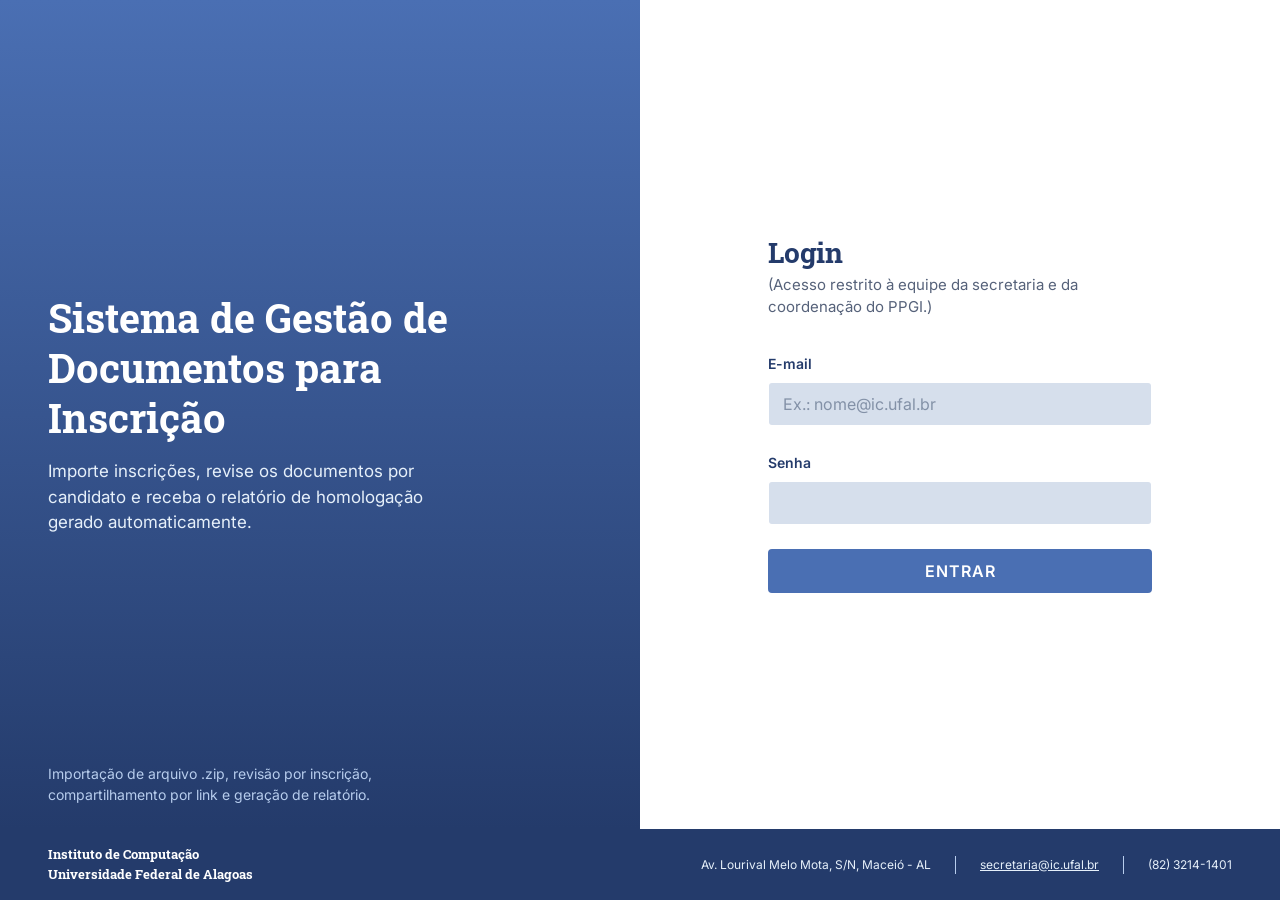
<file: frontend/index.html>
<!-- SGDI | Tela de login -->

<!DOCTYPE html>
<html lang="pt-BR">

<head>
    <meta charset="UTF-8">
    <meta name="viewport" content="width=device-width, initial-scale=1.0">
    <title>Login | SGDI</title>

    <!-- Bootstrap: biblioteca de componentes prontos (botões, campos, janelas, menus)
         Vem antes dos nossos estilos pra que as cores e o layout do SGDI fiquem por cima dele -->
    <link rel="stylesheet" href="https://cdn.jsdelivr.net/npm/bootstrap@5.3.8/dist/css/bootstrap.min.css">

    <!-- Estilos: base.css (todas as telas) + login.css (só esta tela) -->
    <link rel="stylesheet" href="css/base.css">
    <link rel="stylesheet" href="css/login.css">
</head>

<body>
    <!-- Login: painel de apresentação (esquerda) + formulário (direita)
         row g-0: linha do grid do Bootstrap, sem espaço entre as colunas -->
    <main class="login row g-0">
        <!-- Painel azul com o nome do sistema
             col-md-6: metade da largura a partir de tela média, em celular ocupa a linha toda -->
        <section class="login-apresentacao col-md-6">
            <h1>Sistema de Gestão de Documentos para Inscrição</h1>
            <p>Importe inscrições, revise os documentos por candidato e receba o relatório de homologação gerado
                automaticamente.</p>
            <p class="login-recursos">Importação de arquivo .zip, revisão por inscrição, compartilhamento por link e
                geração de relatório.</p>
        </section>

        <!-- Formulário de acesso, na outra metade (d-flex e align-items-center deixam ele no meio da altura) -->
        <section class="login-formulario col-md-6 d-flex align-items-center">
            <div class="login-caixa">
                <h2>Login</h2>
                <p class="login-aviso">(Acesso restrito à equipe da secretaria e da coordenação do PPGI.)</p>
                <form id="form-login" novalidate>
                    <!-- Campo de e-mail: mb-4 dá o espaço embaixo, form-label e form-control são o rótulo e a caixa
                         do Bootstrap, e o invalid-feedback só aparece quando a caixa ganha a classe is-invalid -->
                    <div class="mb-4">
                        <label for="email" class="form-label">E-mail</label>
                        <input type="email" name="email" id="email" class="form-control" placeholder="Ex.: nome@ic.ufal.br">
                        <p class="invalid-feedback" id="erro-email"></p>
                    </div>

                    <!-- Campo de senha (mesmo esquema do e-mail) -->
                    <div class="mb-4">
                        <label for="senha" class="form-label">Senha</label>
                        <input type="password" name="senha" id="senha" class="form-control">
                        <p class="invalid-feedback" id="erro-senha"></p>
                    </div>

                    <!-- Erro geral do login (alert alert-danger: caixa vermelha do Bootstrap, some quando está vazia) -->
                    <p class="alert alert-danger" id="erro-geral"></p>

                    <!-- Botão Entrar: btn btn-primary é o botão azul do Bootstrap e w-100 ocupa a largura toda -->
                    <button type="submit" class="btn btn-primary w-100">Entrar</button>
                </form>
            </div>
        </section>
    </main>

    <!-- Rodapé institucional (igual em todas as telas) -->
    <footer class="rodape">
        <p class="rodape-instituicao">
            <strong>Instituto de Computação</strong><br>
            <strong>Universidade Federal de Alagoas</strong>
        </p>
        <p class="rodape-contato">
            <span>Av. Lourival Melo Mota, S/N, Maceió - AL</span>
            <a href="mailto:secretaria@ic.ufal.br">secretaria@ic.ufal.br</a>
            <span>(82) 3214-1401</span>
        </p>
    </footer>

    <!-- JavaScript do Bootstrap: faz o menu, as janelas e os avisos abrirem e fecharem
         Vem antes dos nossos scripts porque eles usam o bootstrap.Modal e o bootstrap.Toast -->
    <script src="https://cdn.jsdelivr.net/npm/bootstrap@5.3.8/dist/js/bootstrap.bundle.min.js"></script>

    <!-- Comportamento da tela: validação e redirecionamento -->
    <script src="js/login.js"></script>
</body>

</html>
</file>
<file: frontend/css/base.css>
/* SGDI | base.css: fontes, cores e ajustes comuns a todas as telas */

/* Importação das fontes: roboto slab (títulos) e inter (textos) */
@import url("https://fonts.googleapis.com/css2?family=Inter:wght@400;500;600&family=Roboto+Slab:wght@600;700&display=swap");

/* Cores e fontes do sistema, com nomes fáceis de lembrar */
:root
{
  --azul-escuro: #243B6B;                /* títulos, rodapé, início do degradê */
  --azul-ppgi: #1D4594;                  /* links e destaques */
  --azul-medio: #4A6FB3;                 /* botões, fim do degradê */
  --azul-claro: #E6F0FA;                 /* textos sobre o azul, fundos leves */
  --azul-suave: #B7CDED;                 /* textos menores sobre o azul */
  --cinza-borda: #D6DFEC;                /* bordas e fundo dos campos */
  --cinza-texto: #56627A;                /* textos comuns */
  --cinza-exemplo: #8391A7;              /* texto de exemplo nos campos */
  --texto-escuro: #1F2A44;               /* textos fortes */
  --vermelho-ic: #E31B23;                /* erros e ações perigosas */
  --branco: #FFFFFF;                     /* fundo das telas e dos cartões */
  --fonte-titulo: "Roboto Slab", serif;    /* fonte dos títulos */
  --fonte-texto: "Inter", sans-serif;      /* fonte dos textos */
}

/* Tema do Bootstrap: troca as cores e a fonte padrão dele pelas do SGDI
   O Bootstrap lê essas variáveis (todas começam com --bs) pra pintar os componentes */
:root
{
  --bs-body-font-family: var(--fonte-texto);    /* fonte de toda a página */
  --bs-body-color: var(--cinza-texto);          /* cor do texto comum */
  --bs-body-bg: var(--branco);                  /* fundo da página */
  --bs-primary: #4A6FB3;                        /* azul principal (mesmo do --azul-medio) */
  --bs-primary-rgb: 74, 111, 179;               /* o mesmo azul em números, usado nas transparências */
  --bs-link-color-rgb: 29, 69, 148;             /* cor dos links (o --azul-ppgi em números) */
  --bs-link-hover-color-rgb: 36, 59, 107;       /* link com o mouse em cima (o --azul-escuro em números) */
  --bs-border-color: #D6DFEC;                   /* bordas (mesmo do --cinza-borda) */
  --bs-form-invalid-color: #F04A50;             /* texto do erro embaixo do campo */
  --bs-form-invalid-border-color: #F04A50;      /* borda do campo com erro */
}

/* Zera as margens que o navegador coloca sozinho */
*
{
  margin: 0;
  padding: 0;
  box-sizing: border-box;  /* a largura passa a contar a borda e o espaço interno */
}

/* O Reboot (a parte do Bootstrap que padroniza a página) coloca margem em títulos e parágrafos
   Aqui a gente tira de novo, pra manter os espaços que já estavam certos em cada tela */
h1,
h2,
h3,
h4,
h5,
h6,
p
{
  margin: 0;
}

/* O Reboot também deixa os títulos mais finos, aqui eles voltam a ser negrito */
h1,
h2,
h3,
h4,
h5,
h6
{
  font-weight: 700;
}

/* Página inteira: fonte, cor do texto e fundo branco */
body
{
  font-family: var(--fonte-texto);
  color: var(--cinza-texto);
  background: var(--branco);
  min-height: 100vh;       /* a página ocupa no mínimo a altura da tela */
  display: flex;           /* empilha main e rodapé... */
  flex-direction: column;  /* ...um embaixo do outro */
}

/* O conteúdo cresce e empurra o rodapé pro fim da tela */
main
{
  flex: 1;
}

/* Rodapé institucional */
.rodape
{
  background: var(--azul-escuro);
  color: var(--azul-claro);
  font-size: 12px;
  padding: 16px 48px;
  display: flex;                   /* instituição e contato lado a lado */
  align-items: center;
  justify-content: space-between;  /* instituição na esquerda, contato na direita */
}

/* Nome do instituto e da universidade, com a fonte dos títulos */
.rodape-instituicao
{
  font-family: var(--fonte-titulo);
  color: var(--branco);
  font-size: 13px;
}

/* E-mail do rodapé */
.rodape a
{
  color: inherit;  /* o link fica da mesma cor do texto */
}

/* Itens do contato lado a lado, com uma linha fina entre eles */
.rodape-contato
{
  display: flex;
  gap: 24px;
}

/* Do segundo item em diante: linha fina na esquerda e um respiro depois dela */
.rodape-contato > * + *
{
  border-left: 1px solid var(--azul-suave);
  padding-left: 24px;
}

/* Barra do topo (telas internas) */
.topo
{
  background: var(--branco);
  border-bottom: 1px solid var(--cinza-borda);
  padding: 12px 48px;
  display: flex;
  align-items: center;
  justify-content: space-between;  /* marca na esquerda, usuário na direita */
}

/* Botão do menu, sigla e nome do sistema lado a lado */
.topo-marca
{
  display: flex;
  align-items: center;
  gap: 12px;
}

/* Quadradinho azul com a sigla */
.topo-logo
{
  background: var(--azul-ppgi);
  color: var(--branco);
  font-family: var(--fonte-titulo);
  font-weight: 700;
  padding: 8px 10px;
  border-radius: 4px;
}

/* Nome do sistema ao lado da sigla */
.topo-nome
{
  font-family: var(--fonte-titulo);
  font-weight: 600;
  color: var(--azul-escuro);
}

/* Mensagens de erro que não ficam embaixo de um campo (ex.: erro do arquivo .zip)
   As que ficam embaixo de um campo agora usam o invalid-feedback do Bootstrap */
.erro
{
  color: #F04A50;
  font-size: 13px;
  font-weight: 500;
}

/* Erro sem texto */
.erro:empty
{
  display: none;  /* sem texto, ela nem ocupa espaço */
}

/* Iniciais do usuário + Sair, lado a lado */
.topo-usuario
{
  display: flex;
  align-items: center;
  gap: 16px;
}

/* Bolinha com as iniciais (passando o mouse aparece o e-mail e o cargo) */
.topo-iniciais
{
  width: 36px;
  height: 36px;
  border-radius: 50%;  /* deixa redondo */
  background: var(--azul-claro);
  color: var(--azul-ppgi);
  font-size: 13px;
  font-weight: 600;
  display: flex;       /* letras bem no meio da bolinha */
  align-items: center;
  justify-content: center;
}

/* Cores extras: vermelho dos erros e verde do que está OK */
:root
{
  --vermelho-erro: #F04A50;   /* borda dos campos com erro */
  --vermelho-fundo: #FDEDEE;  /* fundo de erros e pendências */
  --vermelho-borda: #F2A7AA;  /* borda de erros e pendências */
  --verde: #1E7F4F;           /* texto e bolinha do que está OK */
  --verde-fundo: #E8F5EE;     /* fundo do que está OK */
  --verde-borda: #9FD3B8;     /* borda do que está OK */
}

/* Tudo que tem o atributo hidden some da tela */
[hidden]
{
  display: none !important;  /* !important ganha de qualquer outro display */
}

/* Botões usam a mesma fonte da página */
button
{
  font: inherit;
}

/* Referência pro menu abrir logo abaixo da barra do topo */
.topo
{
  position: relative;
}

/* Botão do menu: quadradinho com três linhas */
.topo-menu
{
  width: 40px;
  height: 40px;
  border: 1px solid var(--cinza-borda);
  border-radius: 6px;
  background: var(--branco);
  display: flex;           /* empilha as três linhas... */
  flex-direction: column;  /* ...uma embaixo da outra */
  align-items: center;
  justify-content: center;
  gap: 4px;
  cursor: pointer;         /* mãozinha ao passar o mouse */
}

/* Cada uma das três linhas do botão */
.topo-menu span
{
  width: 18px;
  height: 2px;
  border-radius: 1px;
  background: var(--azul-escuro);
}

/* Mouse em cima do botão do menu */
.topo-menu:hover
{
  background: var(--azul-claro);
}

/* Menu que abre ao clicar no botão (dropdown-menu do Bootstrap com o visual do SGDI)
   A posição logo abaixo do botão agora é calculada pelo Bootstrap, por isso não tem top e left aqui */
.menu
{
  --bs-dropdown-spacer: 10px;                     /* distância entre o botão e o menu */
  width: 260px;
  background: var(--branco);
  border: 1px solid var(--cinza-borda);
  border-radius: 10px;
  box-shadow: 0 8px 24px rgba(31, 42, 68, 0.15);  /* sombra leve embaixo */
  padding: 16px 12px;
}

/* Título do menu, com uma linha embaixo */
.menu h2
{
  font-family: var(--fonte-titulo);
  font-size: 16px;
  color: var(--azul-escuro);
  padding: 0 8px 12px;
  border-bottom: 1px solid var(--cinza-borda);
  margin-bottom: 8px;
}

/* Links do menu, um por linha */
.menu a
{
  display: block;
  padding: 9px 8px;
  border-radius: 6px;
  color: var(--azul-escuro);
  text-decoration: none;
  font-size: 15px;
}

/* Mouse em cima de um link do menu */
.menu a:hover
{
  background: var(--azul-claro);
}

/* Link da tela que está aberta (o topo.js coloca a classe active do Bootstrap nele)
   A cor precisa vir aqui porque o active do Bootstrap pinta o texto de branco */
.menu a.active
{
  background: var(--azul-claro);
  color: var(--azul-escuro);
  font-weight: 600;
}

/* Área central das telas internas, com largura máxima */
.conteudo
{
  width: 100%;
  max-width: 1056px;
  margin: 0 auto;           /* centraliza na horizontal */
  padding: 32px 24px 48px;  /* 32px em cima, 24px dos lados, 48px embaixo */
}

/* Link de voltar, acima do título */
.voltar
{
  display: inline-block;
  color: var(--azul-ppgi);
  font-size: 14px;
  font-weight: 600;
  text-decoration: none;
  margin-bottom: 12px;
}

/* Mouse em cima do voltar: aparece o sublinhado */
.voltar:hover
{
  text-decoration: underline;
}

/* Cabeçalho das telas: título na esquerda, botões na direita */
.cabecalho
{
  display: flex;
  align-items: flex-start;  /* tudo alinhado pelo topo */
  justify-content: space-between;
  gap: 24px;
  margin-bottom: 32px;
}

/* Título grande de cada tela */
.titulo
{
  font-family: var(--fonte-titulo);
  font-size: 28px;
  color: var(--azul-escuro);
}

/* Texto logo abaixo do título */
.subtitulo
{
  font-size: 16px;
  margin-top: 6px;
}

/* Botões do Bootstrap (classe btn) com o jeito dos botões do SGDI
   As variáveis --bs-btn mudam tamanho, borda e fonte de todos os botões de uma vez */
.btn
{
  --bs-btn-padding-x: 24px;     /* espaço dos lados */
  --bs-btn-padding-y: 8px;      /* espaço em cima e embaixo (o botão fica com 44px de altura) */
  --bs-btn-font-weight: 600;    /* semi negrito */
  --bs-btn-border-width: 2px;
  --bs-btn-border-radius: 4px;  /* cantinhos arredondados */
  text-transform: uppercase;    /* "Salvar" vira "SALVAR" */
  letter-spacing: 1px;          /* um respiro entre as letras */
}

/* Botão pequeno (btn-sm): usado no Sair, no Escolher arquivo e no OK e Não OK, sem maiúsculas */
.btn-sm
{
  --bs-btn-padding-x: 16px;
  --bs-btn-padding-y: 6px;
  --bs-btn-font-size: 14px;
  --bs-btn-border-width: 1px;
  text-transform: none;    /* mantém o texto como foi escrito */
  letter-spacing: normal;
}

/* Botão principal (btn-primary): azul médio, azul mais forte com o mouse em cima */
.btn-primary
{
  --bs-btn-bg: var(--azul-medio);
  --bs-btn-border-color: var(--azul-medio);
  --bs-btn-hover-bg: var(--azul-ppgi);              /* mouse em cima */
  --bs-btn-hover-border-color: var(--azul-ppgi);
  --bs-btn-active-bg: var(--azul-escuro);           /* na hora do clique */
  --bs-btn-active-border-color: var(--azul-escuro);
  --bs-btn-disabled-bg: var(--azul-medio);          /* travado (ex.: "Entrando...") */
  --bs-btn-disabled-border-color: var(--azul-medio);
  --bs-btn-focus-shadow-rgb: 74, 111, 179;          /* contorno quando chega pelo Tab */
}

/* Botão secundário (btn-outline-primary): fundo branco, texto e borda azuis */
.btn-outline-primary
{
  --bs-btn-color: var(--azul-ppgi);
  --bs-btn-border-color: var(--azul-medio);
  --bs-btn-hover-color: var(--azul-ppgi);
  --bs-btn-hover-bg: var(--azul-claro);              /* mouse em cima: fundo azul clarinho */
  --bs-btn-hover-border-color: var(--azul-medio);
  --bs-btn-active-color: var(--azul-ppgi);
  --bs-btn-active-bg: var(--azul-suave);
  --bs-btn-active-border-color: var(--azul-medio);
  --bs-btn-focus-shadow-rgb: 74, 111, 179;
}

/* Botão de perigo (btn-danger), usado no Excluir e no Remover: vermelho */
.btn-danger
{
  --bs-btn-bg: var(--vermelho-ic);
  --bs-btn-border-color: var(--vermelho-ic);
  --bs-btn-hover-bg: #B9141B;            /* vermelho mais escuro com o mouse em cima */
  --bs-btn-hover-border-color: #B9141B;
  --bs-btn-active-bg: #B9141B;
  --bs-btn-active-border-color: #B9141B;
}

/* Botão neutro (btn-outline-secondary), usado no Cancelar: branco com borda cinza */
.btn-outline-secondary
{
  --bs-btn-color: var(--cinza-texto);
  --bs-btn-border-color: var(--cinza-borda);
  --bs-btn-hover-color: var(--cinza-texto);
  --bs-btn-hover-bg: var(--azul-claro);
  --bs-btn-hover-border-color: var(--cinza-borda);
  --bs-btn-active-color: var(--cinza-texto);
  --bs-btn-active-bg: var(--azul-claro);
  --bs-btn-active-border-color: var(--cinza-borda);
}

/* Rótulo dos campos (form-label do Bootstrap) */
.form-label
{
  font-size: 14px;
  font-weight: 600;
  color: var(--azul-escuro);
  margin-bottom: 8px;
}

/* Caixa onde a pessoa digita (form-control do Bootstrap): fundo cinza claro e borda invisível */
.form-control
{
  padding: 9px 14px;              /* deixa a caixa com 44px de altura */
  border-color: transparent;      /* borda invisível, só aparece no foco */
  border-radius: 4px;
  background-color: var(--cinza-borda);
  color: var(--texto-escuro);
}

/* Texto de exemplo dentro da caixa */
.form-control::placeholder
{
  color: var(--cinza-exemplo);
}

/* Campo selecionado: fundo branco, borda azul e um brilho azul em volta */
.form-control:focus
{
  background-color: var(--branco);
  border-color: var(--azul-medio);
  box-shadow: 0 0 0 4px rgba(74, 111, 179, 0.2);  /* azul médio 20% transparente */
  color: var(--texto-escuro);
}

/* Campo com problema (o JS coloca a classe is-invalid): fundo avermelhado
   A borda vermelha e o iconezinho de alerta já vêm do Bootstrap */
.form-control.is-invalid
{
  background-color: var(--vermelho-fundo);
}

/* Mensagem de erro embaixo do campo (invalid-feedback do Bootstrap) */
.invalid-feedback
{
  font-size: 13px;
  font-weight: 500;
  margin-top: 6px;
}

/* Caixa de erro geral (alert) sem texto */
.alert:empty
{
  display: none;  /* só aparece quando o JS escreve alguma coisa nela */
}

/* Cartão do Bootstrap (card) com a borda e os cantos do SGDI, usado em várias telas */
.card
{
  --bs-card-border-color: var(--cinza-borda);
  --bs-card-border-radius: 10px;
  --bs-card-bg: var(--branco);
}

/* Título de cada seção */
.secao-titulo
{
  font-family: var(--fonte-titulo);
  font-size: 18px;
  color: var(--azul-escuro);
  margin-bottom: 12px;
}

/* Janela de confirmação (modal do Bootstrap): largura de 440px
   O fundo escuro atrás dela agora é criado pelo próprio Bootstrap */
.modal
{
  --bs-modal-width: 440px;
}

/* Caixa branca da janela */
.janela
{
  border: none;
  border-radius: 12px;
  box-shadow: 0 12px 32px rgba(0, 0, 0, 0.2);
  padding: 24px;
}

/* Título da janela */
.janela h2
{
  font-family: var(--fonte-titulo);
  font-size: 20px;
  color: var(--azul-escuro);
  margin-bottom: 12px;
}

/* Texto da janela */
.janela p
{
  font-size: 15px;
  line-height: 1.5;
}

/* Botões da janela, alinhados na direita */
.janela-botoes
{
  display: flex;
  justify-content: flex-end;
  gap: 12px;
  margin-top: 24px;
}

/* Aviso que aparece no pé da tela depois de uma ação (toast do Bootstrap)
   As variáveis --bs-toast trocam as cores e o espaço interno dele */
.aviso
{
  --bs-toast-bg: var(--azul-escuro);         /* fundo azul escuro */
  --bs-toast-color: var(--branco);           /* texto branco */
  --bs-toast-border-width: 0;                /* sem borda */
  --bs-toast-border-radius: 6px;
  --bs-toast-padding-x: 20px;
  --bs-toast-padding-y: 12px;
  --bs-toast-font-size: 14px;
  --bs-toast-box-shadow: 0 8px 24px rgba(0, 0, 0, 0.2);
  width: auto;                               /* do tamanho do texto, não os 350px do Bootstrap */
  max-width: calc(100% - 32px);              /* em tela pequena, deixa 16px de cada lado */
  position: fixed;                           /* preso na tela */
  bottom: 24px;                              /* 24px acima do fim da tela */
  left: 50%;                                 /* começa no meio da tela... */
  transform: translateX(-50%);               /* ...e volta metade da própria largura pra ficar centralizado */
  z-index: 1090;                             /* fica na frente de tudo, até da janela do Bootstrap */
}
</file>
<file: frontend/css/login.css>
/* SGDI | login.css: estilos só da tela de login */

/* Painel azul da esquerda */
.login-apresentacao
{
  background: linear-gradient(var(--azul-medio), var(--azul-escuro));
  color: var(--branco);
  padding: 48px;
  display: flex;
  flex-direction: column;
  justify-content: center;  /* título e texto no meio da altura */
  gap: 16px;                /* espaço entre título e texto */
  position: relative;       /* referência pro texto do pé (abaixo) */
}

/* Título grande do painel */
.login-apresentacao h1
{
  font-family: var(--fonte-titulo);
  font-size: 40px;
  line-height: 1.25;
  max-width: 480px;
}

/* Texto de apresentação embaixo do título */
.login-apresentacao p
{
  color: var(--azul-claro);
  font-size: 17px;
  max-width: 420px;
}

/* Linha de recursos (menor e presa no pé do painel) */
.login-apresentacao .login-recursos
{
  position: absolute;
  bottom: 24px;
  left: 48px;
  font-size: 14px;
  color: var(--azul-suave);
}

/* Metade da direita (as duas metades agora vêm do grid do Bootstrap: row e col-md-6 no HTML) */
.login-formulario
{
  padding: 48px;
}

/* Caixa com o título e o formulário, centralizada na metade da direita */
.login-caixa
{
  width: 100%;
  max-width: 384px;  /* não deixa os campos ficarem largos demais */
  margin: 0 auto;    /* centraliza na horizontal */
}

/* Título Login */
.login-formulario h2
{
  font-family: var(--fonte-titulo);
  font-size: 28px;
  color: var(--azul-escuro);
}

/* Aviso de acesso restrito, logo abaixo do título */
.login-aviso
{
  font-size: 15px;
  margin: 4px 0 32px;  /* 4px em cima, 0 dos lados, 32px embaixo */
}

/* No celular (abaixo de 768px, quando o col-md-6 deixa de dividir a tela) */
@media (max-width: 767px)
{
  /* A linha de recursos volta pro fluxo normal, embaixo do texto, em vez de ficar presa no pé do painel */
  .login-apresentacao .login-recursos
  {
    position: static;
  }
}
</file>
